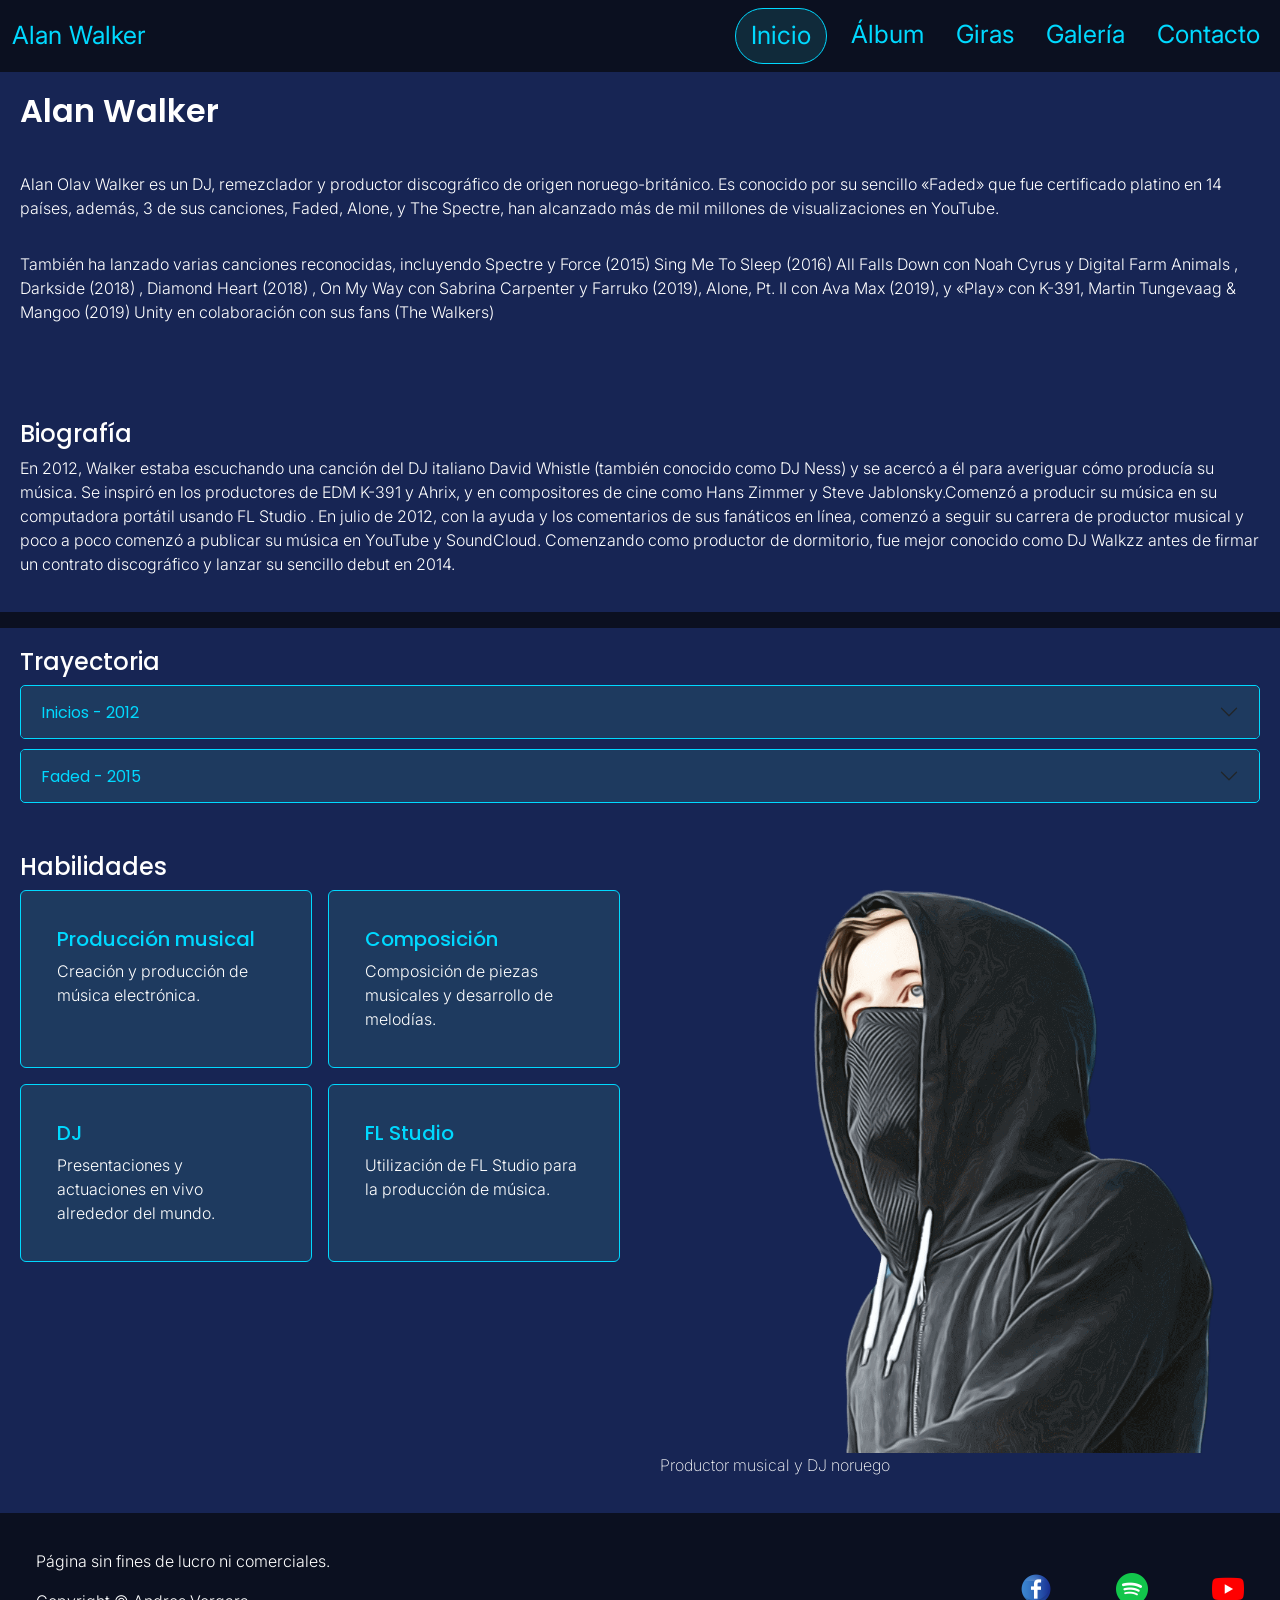
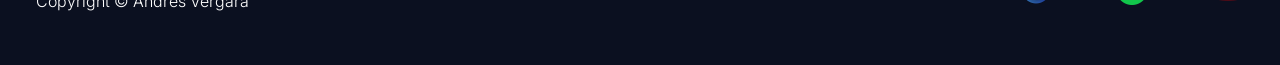
<file: index.html>
<!DOCTYPE html>
<html lang="es">

<head>
    <meta charset="UTF-8">
    <meta name="viewport" content="width=device-width, initial-scale=1.0">

    <link rel="shortcut icon" href="assets/icons/Logo.png" type="image/x-icon"> 
    <link href="https://cdn.jsdelivr.net/npm/bootstrap@5.3.8/dist/css/bootstrap.min.css" rel="stylesheet" integrity="sha384-sRIl4kxILFvY47J16cr9ZwB07vP4J8+LH7qKQnuqkuIAvNWLzeN8tE5YBujZqJLB" crossorigin="anonymous">
    <link rel="stylesheet" href="css/style.css">

    <title>Alan Walker - Inicio</title>
</head>

<body>

    <header>
        <nav class="navbar navbar-expand-md navGeneral">
            <div class="container-fluid">

                <a class="navbar-brand" href="index.html">Alan Walker</a>

                <button class="navbar-toggler" type="button"
                    data-bs-toggle="collapse"
                    data-bs-target="#navbarNav"
                    aria-controls="navbarNav"
                    aria-expanded="false"
                    aria-label="Abrir navegación">

                        <span class="menu-icon">
                            <span></span>
                            <span></span>
                            <span></span>
                        </span>
                </button>

                <div class="collapse navbar-collapse" id="navbarNav">
                    <ul class="navbar-nav">
                        <li class="nav-item">
                            <a class="nav-link active" href="index.html">Inicio</a>
                        </li>

                        <li class="nav-item">
                            <a class="nav-link" href="pages/album.html">Álbum</a>
                        </li>

                        <li class="nav-item">
                            <a class="nav-link" href="pages/giras.html">Giras</a>
                        </li>

                        <li class="nav-item">
                            <a class="nav-link" href="pages/galeria.html">Galería</a>
                        </li>

                        <li class="nav-item">
                            <a class="nav-link" href="pages/contacto.html">Contacto</a>
                        </li>
                    </ul>
                </div>

            </div>
        </nav>
    </header>

    <main class="mainIndex">

        <div class="biografiaIndex">
            <section class="indexBioInicio">
                <h1 class="indexTitulo">Alan Walker</h1>
                <p class="indexBioTexto1">
                    Alan Olav Walker es un DJ, remezclador y productor discográfico de origen noruego-británico. Es conocido por su sencillo «Faded» que fue certificado platino en 14 países, además, 3 de sus canciones, Faded, Alone, y The Spectre, han alcanzado más de mil millones de visualizaciones en YouTube.
                </p>
                <p class="indexBioTexto2">
                    También ha lanzado varias canciones reconocidas, incluyendo Spectre y Force (2015) Sing Me To Sleep (2016) All Falls Down con Noah Cyrus y Digital Farm Animals , Darkside (2018) , Diamond Heart (2018) , On My Way con Sabrina Carpenter y Farruko (2019), Alone, Pt. II con Ava Max (2019), y «Play» con K-391, Martin Tungevaag & Mangoo (2019) Unity en colaboración con sus fans (The Walkers)
                </p>
            </section>

            <section>
                <h2>Biografía</h2>

                <p>En 2012, Walker estaba escuchando una canción del DJ italiano David Whistle (también conocido como DJ Ness) y se acercó a él para averiguar cómo producía su música. Se inspiró en los productores de EDM K-391 y Ahrix, y en compositores de cine como Hans Zimmer y Steve Jablonsky.Comenzó a producir su música en su computadora portátil usando FL Studio . En julio de 2012, con la ayuda y los comentarios de sus fanáticos en línea, comenzó a seguir su carrera de productor musical y poco a poco comenzó a publicar su música en YouTube y SoundCloud. Comenzando como productor de dormitorio, fue mejor conocido como DJ Walkzz antes de firmar un contrato discográfico y lanzar su sencillo debut en 2014.</p>
            </section>
        </div>


        <div class="trayectoriaIndex">
            <section class="bloqueTrayectoriaIndex">
                <h2>Trayectoria</h2>

                <div class="accordion" id="accordionTrayectoria">

                    <div class="accordion-item">
                        <h3 class="accordion-header">
                            <button class="accordion-button collapsed" type="button"
                                data-bs-toggle="collapse"
                                data-bs-target="#trayectoria2012"
                                aria-expanded="false"
                                aria-controls="trayectoria2012">
                                Inicios - 2012
                            </button>
                        </h3>

                        <div id="trayectoria2012"
                            class="accordion-collapse collapse"
                            data-bs-parent="#accordionTrayectoria">

                            <div class="accordion-body">
                                En 2012, Walker estaba escuchando una canción del DJ
                                italiano David Whistle (también conocido como DJ Ness)
                                y se acercó a él para averiguar cómo producía su música.
                                Se inspiró en los productores de EDM K-391 y Ahrix, y en
                                compositores de cine como Hans Zimmer y Steve Jablonsky.
                                Comenzó a producir su música en su computadora portátil
                                usando FL Studio.
                            </div>

                        </div>
                    </div>


                    <div class="accordion-item">
                        <h3 class="accordion-header">
                            <button class="accordion-button collapsed" type="button"
                                data-bs-toggle="collapse"
                                data-bs-target="#trayectoria2015"
                                aria-expanded="false"
                                aria-controls="trayectoria2015">
                                Faded - 2015
                            </button>
                        </h3>

                        <div id="trayectoria2015"
                            class="accordion-collapse collapse"
                            data-bs-parent="#accordionTrayectoria">

                            <div class="accordion-body">
                                En 2015 alcanzó fama internacional con "Faded".
                                Desde entonces ha realizado giras por todo el mundo
                                y colaborado con diversos artistas.
                            </div>

                        </div>
                    </div>

                </div>
            </section>

            <section class="bloqueHabilidadesIndex">
                <h2>Habilidades</h2>

                <div class="row g-3">

                    <div class="col-12 col-md-6">
                        <article class="card indexCard h-100">
                            <div class="card-body">
                                <h3 class="card-title">Producción musical</h3>
                                <p class="card-text">
                                    Creación y producción de música electrónica.
                                </p>
                            </div>
                        </article>
                    </div>

                    <div class="col-12 col-md-6">
                        <article class="card indexCard h-100">
                            <div class="card-body">
                                <h3 class="card-title">Composición</h3>
                                <p class="card-text">
                                    Composición de piezas musicales y desarrollo
                                    de melodías.
                                </p>
                            </div>
                        </article>
                    </div>

                    <div class="col-12 col-md-6">
                        <article class="card indexCard h-100">
                            <div class="card-body">
                                <h3 class="card-title">DJ</h3>
                                <p class="card-text">
                                    Presentaciones y actuaciones en vivo alrededor
                                    del mundo.
                                </p>
                            </div>
                        </article>
                    </div>

                    <div class="col-12 col-md-6">
                        <article class="card indexCard h-100">
                            <div class="card-body">
                                <h3 class="card-title">FL Studio</h3>
                                <p class="card-text">
                                    Utilización de FL Studio para la producción
                                    de música.
                                </p>
                            </div>
                        </article>
                    </div>

                </div>
            </section>

            <section class="indexImgAlan">
                <figure>
                    <img src="assets/img/alan_walker.png"
                        alt="Fotografía de Alan Walker, productor musical y DJ noruego">

                    <figcaption>
                        Productor musical y DJ noruego
                    </figcaption>
                </figure>
            </section>
        </div>



    </main>

    <footer>
        <section>
            <p>Página sin fines de lucro ni comerciales.</p>
            <p>Copyright © Andres Vergara</p>
        </section>

        <section class="redes">
            <nav>
                <a target="_blank" href="https://www.facebook.com/alanwalkermusic/">
                    <img src="assets/icons/facebookLogo.png" alt="Logo de Facebook">
                </a>

                <a target="_blank" href="https://open.spotify.com/artist/7vk5e3vY1uw9plTHJAMwjN">
                    <img src="assets/icons/spotifyLogo.png" alt="Logo de Spotify">
                </a>

                <a target="_blank" href="https://www.youtube.com/channel/UCJrOtniJ0-NWz37R30urifQ">
                    <img src="assets/icons/youtubeLogo.png" alt="Logo de YouTube">
                </a>
            </nav>
        </section>


    </footer>
<script src="https://cdn.jsdelivr.net/npm/bootstrap@5.3.8/dist/js/bootstrap.bundle.min.js" integrity="sha384-FKyoEForCGlyvwx9Hj09JcYn3nv7wiPVlz7YYwJrWVcXK/BmnVDxM+D2scQbITxI" crossorigin="anonymous"></script>
</body>

</html>
</file>
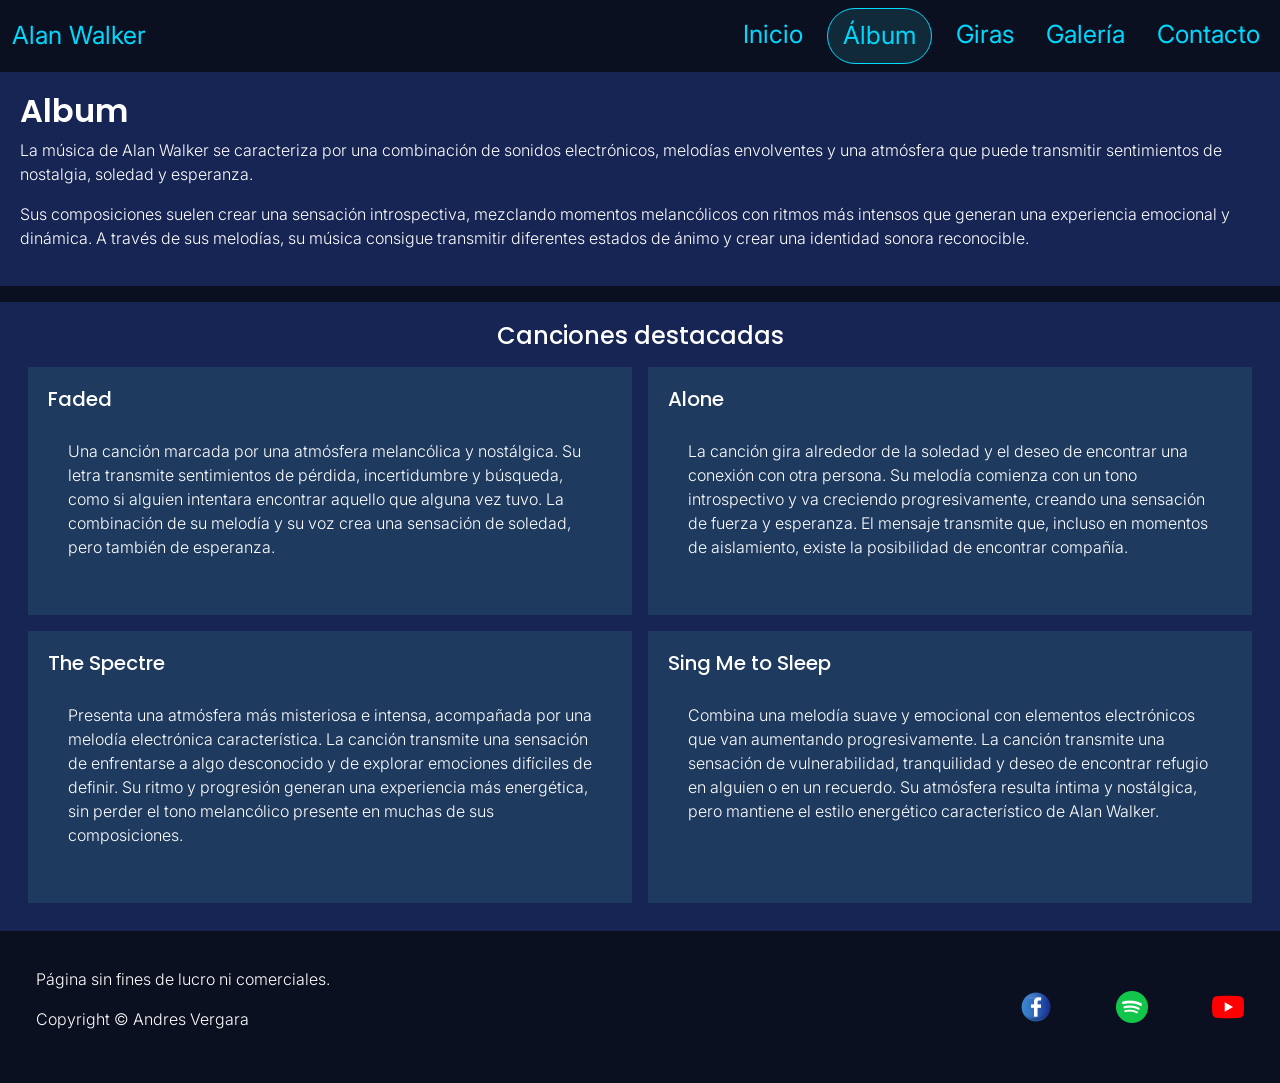
<file: pages/album.html>
<!DOCTYPE html>
<html lang="es">

<head>
    <meta charset="UTF-8">
    <meta name="viewport" content="width=device-width, initial-scale=1.0">

    <link rel="shortcut icon" href="../assets/icons/Logo.png" type="image/x-icon">
    <link href="https://cdn.jsdelivr.net/npm/bootstrap@5.3.8/dist/css/bootstrap.min.css" rel="stylesheet" integrity="sha384-sRIl4kxILFvY47J16cr9ZwB07vP4J8+LH7qKQnuqkuIAvNWLzeN8tE5YBujZqJLB" crossorigin="anonymous">
    <link rel="stylesheet" href="../css/style.css">

    <title>Alan Walker - Album</title>
</head>

<body>

    <header>
        <nav class="navbar navbar-expand-md navGeneral">
            <div class="container-fluid">

                <a class="navbar-brand" href="../index.html">Alan Walker</a>

                <button class="navbar-toggler" type="button"
                    data-bs-toggle="collapse"
                    data-bs-target="#navbarNav"
                    aria-controls="navbarNav"
                    aria-expanded="false"
                    aria-label="Abrir navegación">

                        <span class="menu-icon">
                            <span></span>
                            <span></span>
                            <span></span>
                        </span>
                </button>

                <div class="collapse navbar-collapse" id="navbarNav">
                    <ul class="navbar-nav">
                        <li class="nav-item">
                            <a class="nav-link" href="../index.html">Inicio</a>
                        </li>

                        <li class="nav-item">
                            <a class="nav-link active" href="album.html">Álbum</a>
                        </li>

                        <li class="nav-item">
                            <a class="nav-link" href="giras.html">Giras</a>
                        </li>

                        <li class="nav-item">
                            <a class="nav-link" href="galeria.html">Galería</a>
                        </li>

                        <li class="nav-item">
                            <a class="nav-link" href="contacto.html">Contacto</a>
                        </li>
                    </ul>
                </div>

            </div>
        </nav>
    </header>

    <main class="mainAlbum">

        <section>
        <h1>Album</h1>
            <p>La música de Alan Walker se caracteriza por una combinación de sonidos electrónicos, melodías envolventes y una atmósfera que puede transmitir sentimientos de nostalgia, soledad y esperanza.</p>
            <p>Sus composiciones suelen crear una sensación introspectiva, mezclando momentos melancólicos con ritmos más intensos que generan una experiencia emocional y dinámica. A través de sus melodías, su música consigue transmitir diferentes estados de ánimo y crear una identidad sonora reconocible.</p>
        </section>

        <section class="destacadaAlbum">
            <h2>Canciones destacadas</h2>
            <div>
                <article>
                    <h3>Faded</h3>
                    <p>Una canción marcada por una atmósfera melancólica y nostálgica. Su letra transmite sentimientos de pérdida, incertidumbre y búsqueda, como si alguien intentara encontrar aquello que alguna vez tuvo. La combinación de su melodía y su voz crea una sensación de soledad, pero también de esperanza.</p>
                </article>

                <article>
                    <h3>Alone</h3>
                    <p>La canción gira alrededor de la soledad y el deseo de encontrar una conexión con otra persona. Su melodía comienza con un tono introspectivo y va creciendo progresivamente, creando una sensación de fuerza y esperanza. El mensaje transmite que, incluso en momentos de aislamiento, existe la posibilidad de encontrar compañía.</p>
                </article>
            </div>

            <div>
                <article>
                    <h3>The Spectre</h3>
                    <p>Presenta una atmósfera más misteriosa e intensa, acompañada por una melodía electrónica característica. La canción transmite una sensación de enfrentarse a algo desconocido y de explorar emociones difíciles de definir. Su ritmo y progresión generan una experiencia más energética, sin perder el tono melancólico presente en muchas de sus composiciones.</p>
                </article>

                <article>
                    <h3>Sing Me to Sleep</h3>
                    <p>Combina una melodía suave y emocional con elementos electrónicos que van aumentando progresivamente. La canción transmite una sensación de vulnerabilidad, tranquilidad y deseo de encontrar refugio en alguien o en un recuerdo. Su atmósfera resulta íntima y nostálgica, pero mantiene el estilo energético característico de Alan Walker.</p>
                </article>
            </div>
        </section>
    </main>



    <footer>
        <section>
            <p>Página sin fines de lucro ni comerciales.</p>
            <p>Copyright © Andres Vergara</p>
        </section>

        <section class="redes">
            <nav>
                <a target="_blank" href="https://www.facebook.com/alanwalkermusic/">
                    <img src="../assets/icons/facebookLogo.png" alt="Logo de Facebook">
                </a>
                <a target="_blank" href="https://open.spotify.com/artist/7vk5e3vY1uw9plTHJAMwjN">
                    <img src="../assets/icons/spotifyLogo.png" alt="Logo de Spotify">
                </a>
                <a target="_blank" href="https://www.youtube.com/channel/UCJrOtniJ0-NWz37R30urifQ">
                    <img src="../assets/icons/youtubeLogo.png" alt="Logo de YouTube">
                </a>
            </nav>
        </section>
    </footer>

<script src="https://cdn.jsdelivr.net/npm/bootstrap@5.3.8/dist/js/bootstrap.bundle.min.js" integrity="sha384-FKyoEForCGlyvwx9Hj09JcYn3nv7wiPVlz7YYwJrWVcXK/BmnVDxM+D2scQbITxI" crossorigin="anonymous"></script>
</body>

</html>
</file>
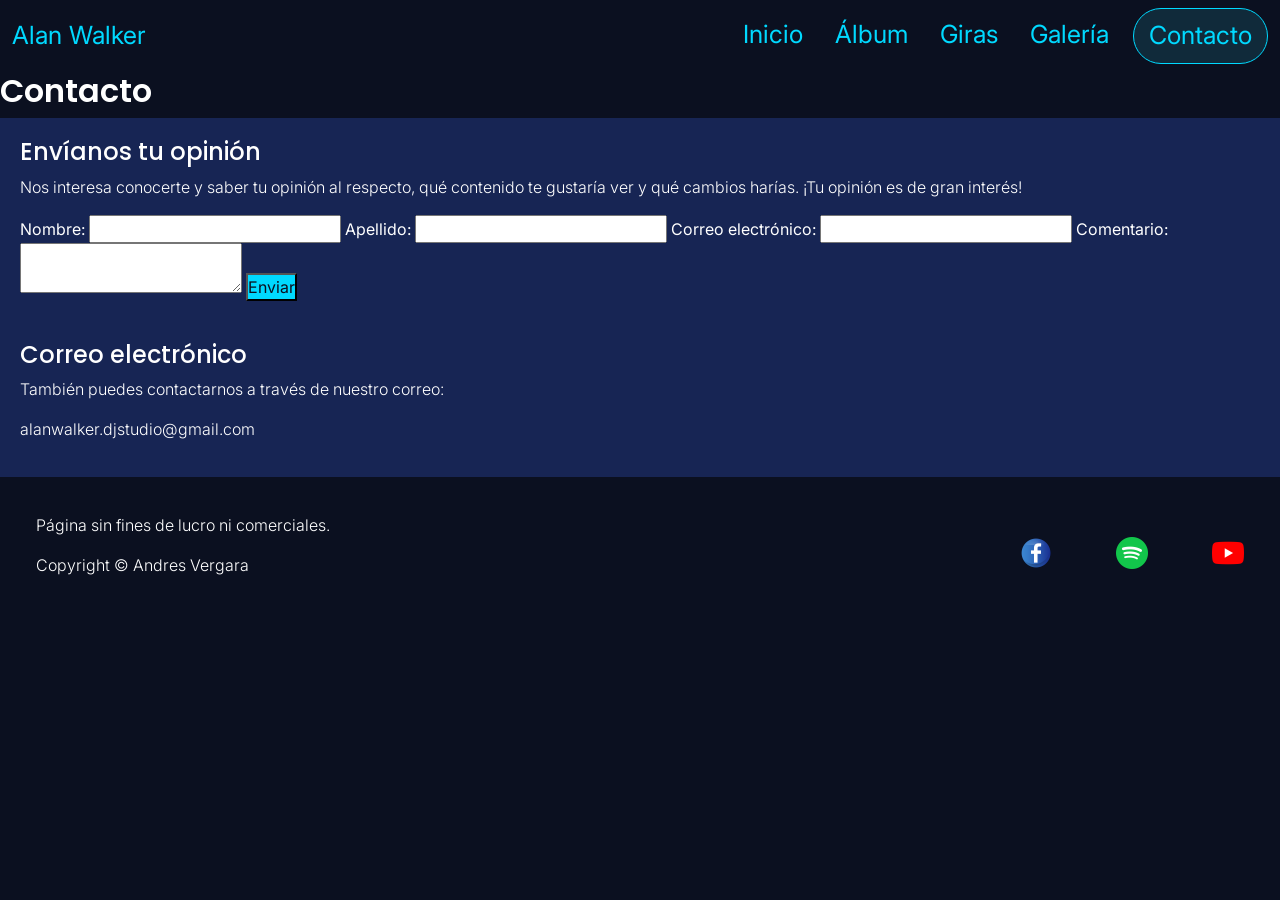
<file: pages/contacto.html>
<!DOCTYPE html>
<html lang="es">

<head>
    <meta charset="UTF-8">
    <meta name="viewport" content="width=device-width, initial-scale=1.0">

    <link rel="shortcut icon" href="../assets/icons/Logo.png" type="image/x-icon">
    <link href="https://cdn.jsdelivr.net/npm/bootstrap@5.3.8/dist/css/bootstrap.min.css" rel="stylesheet" integrity="sha384-sRIl4kxILFvY47J16cr9ZwB07vP4J8+LH7qKQnuqkuIAvNWLzeN8tE5YBujZqJLB" crossorigin="anonymous">
    <link rel="stylesheet" href="../css/style.css">

    <title>Alan Walker - Contacto</title>
</head>

<body>

    <header>
        <nav class="navbar navbar-expand-md navGeneral">
            <div class="container-fluid">

                <a class="navbar-brand" href="../index.html">Alan Walker</a>

                <button class="navbar-toggler" type="button"
                    data-bs-toggle="collapse"
                    data-bs-target="#navbarNav"
                    aria-controls="navbarNav"
                    aria-expanded="false"
                    aria-label="Abrir navegación">

                        <span class="menu-icon">
                            <span></span>
                            <span></span>
                            <span></span>
                        </span>
                </button>

                <div class="collapse navbar-collapse" id="navbarNav">
                    <ul class="navbar-nav">
                        <li class="nav-item">
                            <a class="nav-link" href="../index.html">Inicio</a>
                        </li>

                        <li class="nav-item">
                            <a class="nav-link " href="album.html">Álbum</a>
                        </li>

                        <li class="nav-item">
                            <a class="nav-link" href="giras.html">Giras</a>
                        </li>

                        <li class="nav-item">
                            <a class="nav-link" href="galeria.html">Galería</a>
                        </li>

                        <li class="nav-item">
                            <a class="nav-link active" href="contacto.html">Contacto</a>
                        </li>
                    </ul>
                </div>

            </div>
        </nav>
    </header>

    <main>
        <h1>Contacto</h1>

        <section>
            <h2>Envíanos tu opinión</h2>

            <p>
                Nos interesa conocerte y saber tu opinión al respecto,
                qué contenido te gustaría ver y qué cambios harías.
                ¡Tu opinión es de gran interés!
            </p>

            <form>
                <label for="nombre">Nombre:</label>
                <input type="text" id="nombre" required>

                <label for="apellido">Apellido:</label>
                <input type="text" id="apellido" required>

                <label for="correo">Correo electrónico:</label>
                <input type="email" id="correo" required>

                <label for="comentario">Comentario:</label>
                <textarea name="comentario" id="comentario" required></textarea>

                <button type="submit">Enviar</button>
            </form>

        </section>

        <section>
            <h2>Correo electrónico</h2>
            <p>
                También puedes contactarnos a través de nuestro correo:
            </p>
            <p>alanwalker.djstudio@gmail.com</p>
        </section>
    </main>

    <footer>
        <section>
            <p>Página sin fines de lucro ni comerciales.</p>
            <p>Copyright © Andres Vergara</p>
        </section>

        <section class="redes">
            <nav>
                <a target="_blank" href="https://www.facebook.com/alanwalkermusic/">
                    <img src="../assets/icons/facebookLogo.png" alt="Logo de Facebook">
                </a>
                <a target="_blank" href="https://open.spotify.com/artist/7vk5e3vY1uw9plTHJAMwjN">
                    <img src="../assets/icons/spotifyLogo.png" alt="Logo de Spotify">
                </a>
                <a target="_blank" href="https://www.youtube.com/channel/UCJrOtniJ0-NWz37R30urifQ">
                    <img src="../assets/icons/youtubeLogo.png" alt="Logo de YouTube">
                </a>
            </nav>
        </section>
    </footer>
<script src="https://cdn.jsdelivr.net/npm/bootstrap@5.3.8/dist/js/bootstrap.bundle.min.js" integrity="sha384-FKyoEForCGlyvwx9Hj09JcYn3nv7wiPVlz7YYwJrWVcXK/BmnVDxM+D2scQbITxI" crossorigin="anonymous"></script>
</body>

</html>
</file>
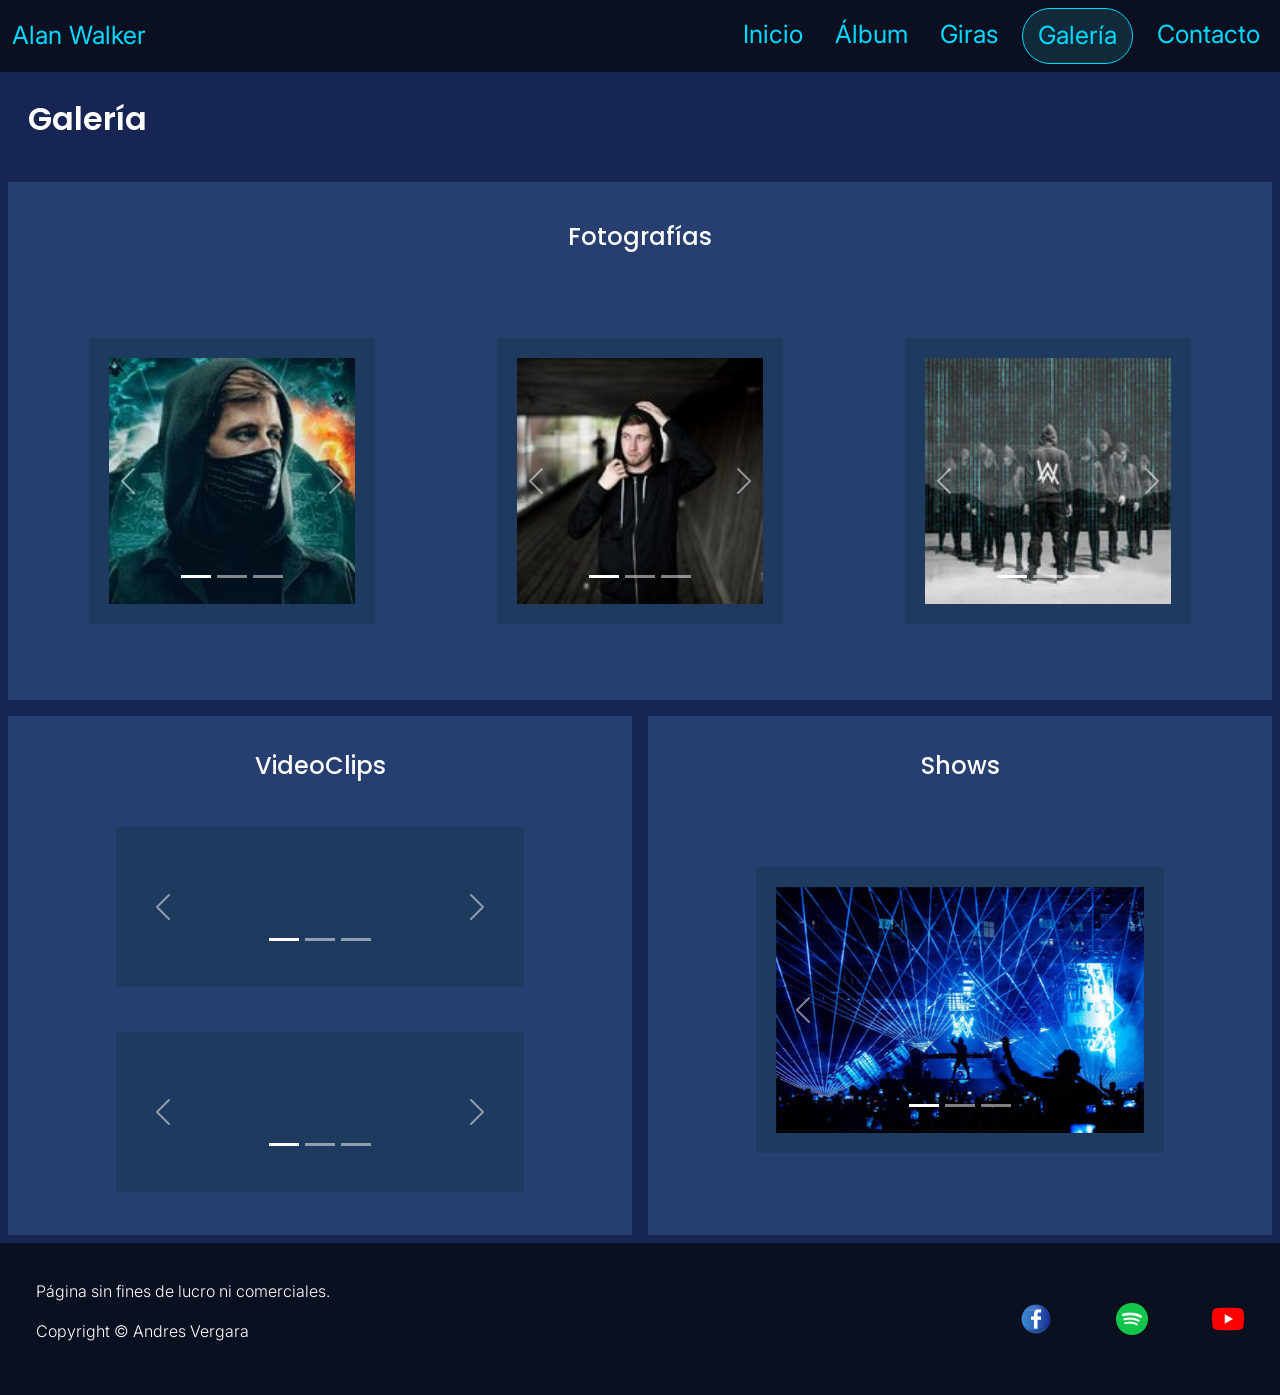
<file: pages/galeria.html>
<!DOCTYPE html>
<html lang="es">

<head>
    <meta charset="UTF-8">
    <meta name="viewport" content="width=device-width, initial-scale=1.0">

    <link rel="shortcut icon" href="../assets/icons/Logo.png" type="image/x-icon">
    <link href="https://cdn.jsdelivr.net/npm/bootstrap@5.3.8/dist/css/bootstrap.min.css" rel="stylesheet" integrity="sha384-sRIl4kxILFvY47J16cr9ZwB07vP4J8+LH7qKQnuqkuIAvNWLzeN8tE5YBujZqJLB" crossorigin="anonymous">
    <link rel="stylesheet" href="../css/style.css">

    <title>Alan Walker - Galeria</title>
</head>

<body>

    <header>
        <nav class="navbar navbar-expand-md navGeneral">
            <div class="container-fluid">

                <a class="navbar-brand" href="../index.html">Alan Walker</a>

                <button class="navbar-toggler" type="button"
                    data-bs-toggle="collapse"
                    data-bs-target="#navbarNav"
                    aria-controls="navbarNav"
                    aria-expanded="false"
                    aria-label="Abrir navegación">

                        <span class="menu-icon">
                            <span></span>
                            <span></span>
                            <span></span>
                        </span>
                </button>

                <div class="collapse navbar-collapse" id="navbarNav">
                    <ul class="navbar-nav">
                        <li class="nav-item">
                            <a class="nav-link" href="../index.html">Inicio</a>
                        </li>

                        <li class="nav-item">
                            <a class="nav-link" href="album.html">Álbum</a>
                        </li>

                        <li class="nav-item">
                            <a class="nav-link" href="giras.html">Giras</a>
                        </li>

                        <li class="nav-item">
                            <a class="nav-link active" href="galeria.html">Galería</a>
                        </li>

                        <li class="nav-item">
                            <a class="nav-link" href="contacto.html">Contacto</a>
                        </li>
                    </ul>
                </div>

            </div>
        </nav>
    </header>


    <main class="mainGaleria">
        <section class="tituloGaleria">
            <h1 >Galería</h1>
        </section>
        
        <section class="bloqueFotografia">
            <h2>Fotografías</h2>
            <section class="galeriaCarrusel carruselFoto1">
                <div id="carouselExampleCaptions" class="carousel slide">
                    <div class="carousel-indicators">
                        <button type="button"
                            data-bs-target="#carouselExampleCaptions"
                            data-bs-slide-to="0"
                            class="active"
                            aria-current="true"
                            aria-label="Slide 1">
                        </button>

                        <button type="button"
                            data-bs-target="#carouselExampleCaptions"
                            data-bs-slide-to="1"
                            aria-label="Slide 2">
                        </button>

                        <button type="button"
                            data-bs-target="#carouselExampleCaptions"
                            data-bs-slide-to="2"
                            aria-label="Slide 3">
                        </button>
                    </div>

                    <div class="carousel-inner">

                        <div class="carousel-item active">
                            <img src="../assets/img/aw-1.jpeg" class="d-block w-100" alt="...">


                        </div>

                        <div class="carousel-item">
                            <img src="../assets/img/aw-2.jpeg" class="d-block w-100" alt="...">


                        </div>

                        <div class="carousel-item">
                            <img src="../assets/img/aw-3.jpeg" class="d-block w-100" alt="...">


                        </div>

                    </div>

                    <button class="carousel-control-prev"
                        type="button"
                        data-bs-target="#carouselExampleCaptions"
                        data-bs-slide="prev">

                        <span class="carousel-control-prev-icon" aria-hidden="true"></span>
                        <span class="visually-hidden">Previous</span>
                    </button>

                    <button class="carousel-control-next"
                        type="button"
                        data-bs-target="#carouselExampleCaptions"
                        data-bs-slide="next">

                        <span class="carousel-control-next-icon" aria-hidden="true"></span>
                        <span class="visually-hidden">Next</span>
                    </button>

                </div>
            </section>

            <section class="galeriaCarrusel carruselFoto2">
                <div id="carouselExampleCaptions2" class="carousel slide">

                    <div class="carousel-indicators">
                        <button type="button"
                            data-bs-target="#carouselExampleCaptions2"
                            data-bs-slide-to="0"
                            class="active"
                            aria-current="true"
                            aria-label="Slide 1">
                        </button>

                        <button type="button"
                            data-bs-target="#carouselExampleCaptions2"
                            data-bs-slide-to="1"
                            aria-label="Slide 2">
                        </button>

                        <button type="button"
                            data-bs-target="#carouselExampleCaptions2"
                            data-bs-slide-to="2"
                            aria-label="Slide 3">
                        </button>
                    </div>

                    <div class="carousel-inner">

                        <div class="carousel-item active">
                            <img src="../assets/img/aw-4.jpeg" class="d-block w-100" alt="...">


                        </div>

                        <div class="carousel-item">
                            <img src="../assets/img/aw-5.jpeg" class="d-block w-100" alt="...">


                        </div>

                        <div class="carousel-item">
                            <img src="../assets/img/aw-8.jpeg" class="d-block w-100" alt="...">


                        </div>

                    </div>

                    <button class="carousel-control-prev"
                        type="button"
                        data-bs-target="#carouselExampleCaptions2"
                        data-bs-slide="prev">

                        <span class="carousel-control-prev-icon" aria-hidden="true"></span>
                        <span class="visually-hidden">Previous</span>
                    </button>

                    <button class="carousel-control-next"
                        type="button"
                        data-bs-target="#carouselExampleCaptions2"
                        data-bs-slide="next">

                        <span class="carousel-control-next-icon" aria-hidden="true"></span>
                        <span class="visually-hidden">Next</span>
                    </button>

                </div>
            </section>

            <section class="galeriaCarrusel carruselFoto3">
                <div id="carouselExampleCaptions3" class="carousel slide">
                    <div class="carousel-indicators">
                        <button type="button"
                            data-bs-target="#carouselExampleCaptions3"
                            data-bs-slide-to="0"
                            class="active"
                            aria-current="true"
                            aria-label="Slide 1">
                        </button>

                        <button type="button"
                            data-bs-target="#carouselExampleCaptions3"
                            data-bs-slide-to="1"
                            aria-label="Slide 2">
                        </button>

                        <button type="button"
                            data-bs-target="#carouselExampleCaptions3"
                            data-bs-slide-to="2"
                            aria-label="Slide 3">
                        </button>
                    </div>

                    <div class="carousel-inner">

                        <div class="carousel-item active">
                            <img src="../assets/img/cancionAlone.jpg" class="d-block w-100" alt="...">


                        </div>

                        <div class="carousel-item">
                            <img src="../assets/img/cancionDarkSide.jpg" class="d-block w-100" alt="...">


                        </div>

                        <div class="carousel-item">
                            <img src="../assets/img/cancionFaded.jpg" class="d-block w-100" alt="...">


                        </div>

                    </div>

                    <button class="carousel-control-prev"
                        type="button"
                        data-bs-target="#carouselExampleCaptions3"
                        data-bs-slide="prev">

                        <span class="carousel-control-prev-icon" aria-hidden="true"></span>
                        <span class="visually-hidden">Previous</span>
                    </button>

                    <button class="carousel-control-next"
                        type="button"
                        data-bs-target="#carouselExampleCaptions3"
                        data-bs-slide="next">

                        <span class="carousel-control-next-icon" aria-hidden="true"></span>
                        <span class="visually-hidden">Next</span>
                    </button>

                </div>
            </section>

        </section>
        
        <section class="bloqueVideo">
            <h2>VideoClips</h2>
            <section class="galeriaCarrusel carruselVideo1">
                <div id="carouselVideos" class="carousel slide">

                    <div class="carousel-indicators">
                        <button type="button" data-bs-target="#carouselVideos"
                            data-bs-slide-to="0" class="active"></button>

                        <button type="button" data-bs-target="#carouselVideos"
                            data-bs-slide-to="1"></button>

                        <button type="button" data-bs-target="#carouselVideos"
                            data-bs-slide-to="2"></button>
                    </div>

                    <div class="carousel-inner">

                        <div class="carousel-item active">
                            <iframe class="galeriaIframe" src="https://www.youtube.com/embed/60ItHLz5WEA" title="Alan Walker - Faded" allowfullscreen>
                            </iframe>
                        </div>

                        <div class="carousel-item">
                            <iframe class="galeriaIframe"
                                src="https://www.youtube.com/embed/1-xGerv5FOk"
                                title="Alan Walker - Alone"
                                allowfullscreen>
                            </iframe>
                        </div>

                        <div class="carousel-item">
                            <iframe class="galeriaIframe"
                                src="https://www.youtube.com/embed/M-P4QBt-FWw"
                                title="Alan Walker - The Spectre"
                                allowfullscreen>
                            </iframe>
                        </div>

                    </div>

                    <button class="carousel-control-prev"
                        type="button"
                        data-bs-target="#carouselVideos"
                        data-bs-slide="prev">

                        <span class="carousel-control-prev-icon"></span>
                    </button>

                    <button class="carousel-control-next"
                        type="button"
                        data-bs-target="#carouselVideos"
                        data-bs-slide="next">

                        <span class="carousel-control-next-icon"></span>
                    </button>

                </div>
            </section>

            <section class="galeriaCarrusel carruselVideo2">
                <div id="carouselVideos2" class="carousel slide">

                    <div class="carousel-indicators">
                        <button type="button"
                            data-bs-target="#carouselVideos2"
                            data-bs-slide-to="0"
                            class="active">
                        </button>

                        <button type="button"
                            data-bs-target="#carouselVideos2"
                            data-bs-slide-to="1">
                        </button>

                        <button type="button"
                            data-bs-target="#carouselVideos2"
                            data-bs-slide-to="2">
                        </button>
                    </div>

                    <div class="carousel-inner">

                        <div class="carousel-item active">
                            <iframe
                                class="galeriaIframe"
                                src="https://www.youtube.com/embed/dhYOPzcsbGM"
                                title="Alan Walker - On My Way"
                                allowfullscreen>
                            </iframe>
                        </div>

                        <div class="carousel-item">
                            <iframe
                                class="galeriaIframe"
                                src="https://www.youtube.com/embed/2i2khp_npdE"
                                title="Alan Walker - Sing Me To Sleep"
                                allowfullscreen>
                            </iframe>
                        </div>

                        <div class="carousel-item">
                            <iframe
                                class="galeriaIframe"
                                src="https://www.youtube.com/embed/M-P4QBt-FWw"
                                title="Alan Walker - Darkside"
                                allowfullscreen>
                            </iframe>
                        </div>

                    </div>

                    <button class="carousel-control-prev"
                        type="button"
                        data-bs-target="#carouselVideos2"
                        data-bs-slide="prev">

                        <span class="carousel-control-prev-icon"></span>
                    </button>

                    <button class="carousel-control-next"
                        type="button"
                        data-bs-target="#carouselVideos2"
                        data-bs-slide="next">

                        <span class="carousel-control-next-icon"></span>
                    </button>

                </div>
            </section>
        </section>

        <section class="bloqueConciertos">
            <h2>Shows</h2>
            <section class="galeriaCarrusel carruselFoto4">
                <div id="carouselExampleCaptions4" class="carousel slide">

                    <div class="carousel-indicators">

                        <button type="button"
                            data-bs-target="#carouselExampleCaptions4"
                            data-bs-slide-to="0"
                            class="active"
                            aria-current="true"
                            aria-label="Slide 1">
                        </button>

                        <button type="button"
                            data-bs-target="#carouselExampleCaptions4"
                            data-bs-slide-to="1"
                            aria-label="Slide 2">
                        </button>

                        <button type="button"
                            data-bs-target="#carouselExampleCaptions4"
                            data-bs-slide-to="2"
                            aria-label="Slide 3">
                        </button>

                    </div>

                    <div class="carousel-inner">

                        <div class="carousel-item active">
                            <img src="../assets/img/conciertoFestivalSunbum.jfif" class="d-block w-100" alt="Concierto En El Festival Sunbum">
                        </div>

                        <div class="carousel-item">
                            <img src="../assets/img/conciertoCostaRica.jpg" class="d-block w-100" alt="Concierto En Costa Rica">
                        </div>

                        <div class="carousel-item">
                            <img src="../assets/img/conciertoEnBarcelona.jpg" class="d-block w-100" alt="Concierto En Barcelona">
                        </div>

                    </div>

                    <button class="carousel-control-prev"
                        type="button"
                        data-bs-target="#carouselExampleCaptions4"
                        data-bs-slide="prev">

                        <span class="carousel-control-prev-icon" aria-hidden="true"></span>
                        <span class="visually-hidden">Previous</span>

                    </button>

                    <button class="carousel-control-next"
                        type="button"
                        data-bs-target="#carouselExampleCaptions4"
                        data-bs-slide="next">

                        <span class="carousel-control-next-icon" aria-hidden="true"></span>
                        <span class="visually-hidden">Next</span>

                    </button>

                </div>
            </section>
        </section>





    </main>



    <footer>
        <section>
            <p>Página sin fines de lucro ni comerciales.</p>
            <p>Copyright © Andres Vergara</p>
        </section>

        <section class="redes">
            <nav>
                <a target="_blank" href="https://www.facebook.com/alanwalkermusic/">
                    <img src="../assets/icons/facebookLogo.png" alt="Logo de Facebook">
                </a>
                <a target="_blank" href="https://open.spotify.com/artist/7vk5e3vY1uw9plTHJAMwjN">
                    <img src="../assets/icons/spotifyLogo.png" alt="Logo de Spotify">
                </a>
                <a target="_blank" href="https://www.youtube.com/channel/UCJrOtniJ0-NWz37R30urifQ">
                    <img src="../assets/icons/youtubeLogo.png" alt="Logo de YouTube">
                </a>
            </nav>
        </section>
    </footer>

<script src="https://cdn.jsdelivr.net/npm/bootstrap@5.3.8/dist/js/bootstrap.bundle.min.js" integrity="sha384-FKyoEForCGlyvwx9Hj09JcYn3nv7wiPVlz7YYwJrWVcXK/BmnVDxM+D2scQbITxI" crossorigin="anonymous"></script>
</body>

</html>
</file>
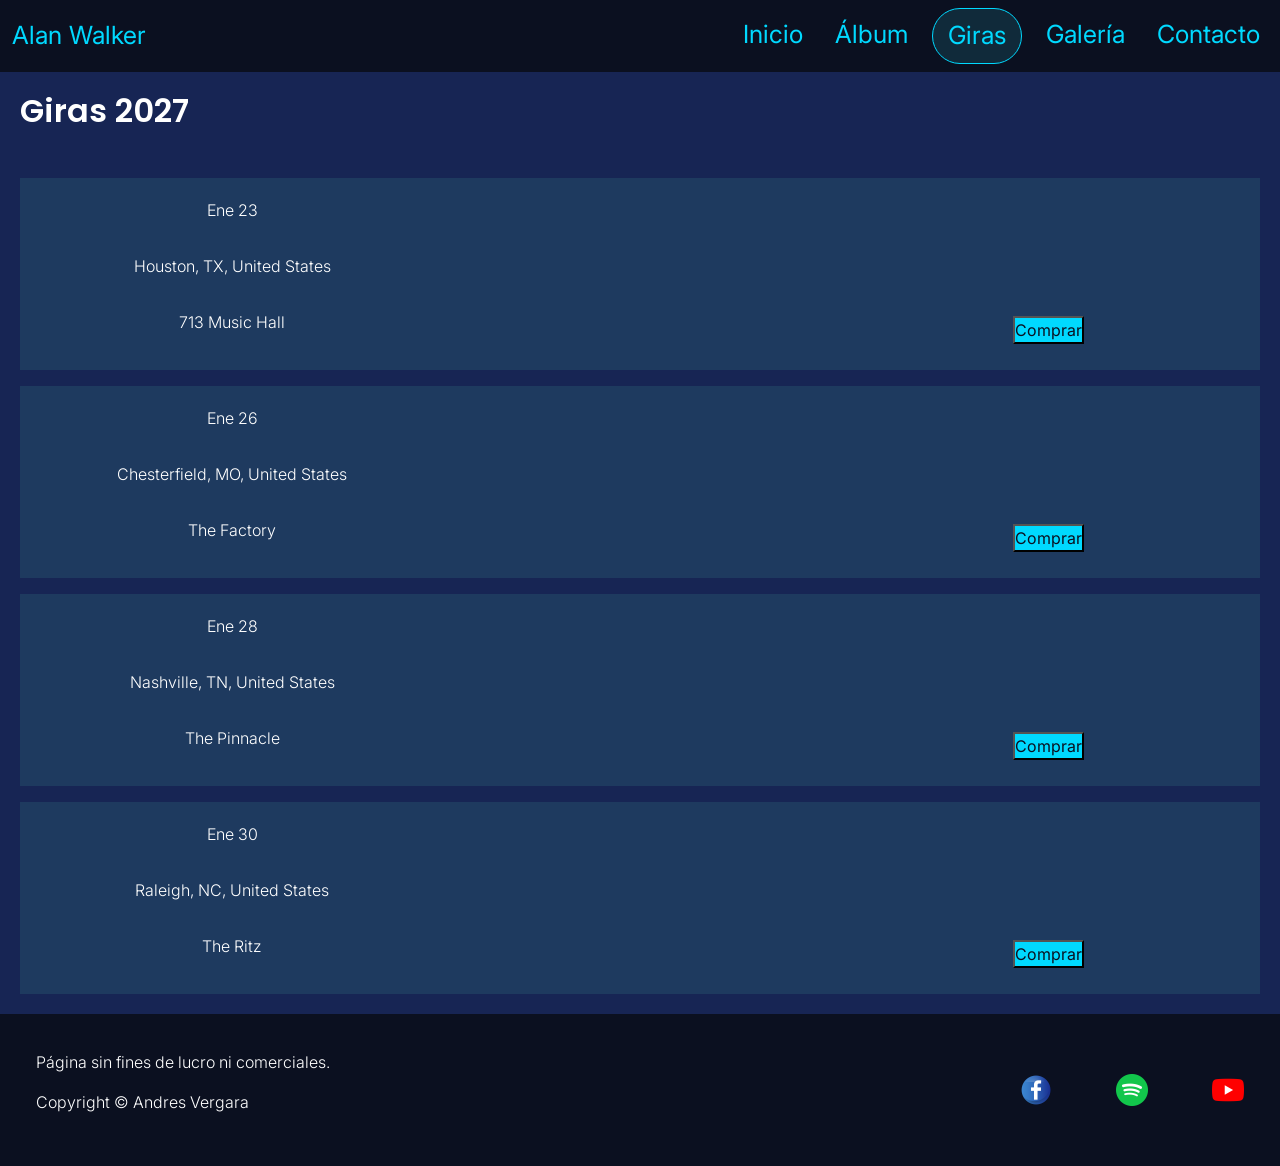
<file: pages/giras.html>
<!DOCTYPE html>
<html lang="es">

<head>
    <meta charset="UTF-8">
    <meta name="viewport" content="width=device-width, initial-scale=1.0">

    <link rel="shortcut icon" href="../assets/icons/Logo.png" type="image/x-icon">
    <link href="https://cdn.jsdelivr.net/npm/bootstrap@5.3.8/dist/css/bootstrap.min.css" rel="stylesheet" integrity="sha384-sRIl4kxILFvY47J16cr9ZwB07vP4J8+LH7qKQnuqkuIAvNWLzeN8tE5YBujZqJLB" crossorigin="anonymous">
    <link rel="stylesheet" href="../css/style.css">

    <title>Alan Walker - Giras</title>
</head>

<body>

    <header>
        <nav class="navbar navbar-expand-md navGeneral">
            <div class="container-fluid">

                <a class="navbar-brand" href="../index.html">Alan Walker</a>

                <button class="navbar-toggler" type="button"
                    data-bs-toggle="collapse"
                    data-bs-target="#navbarNav"
                    aria-controls="navbarNav"
                    aria-expanded="false"
                    aria-label="Abrir navegación">

                        <span class="menu-icon">
                            <span></span>
                            <span></span>
                            <span></span>
                        </span>
                </button>

                <div class="collapse navbar-collapse" id="navbarNav">
                    <ul class="navbar-nav">
                        <li class="nav-item">
                            <a class="nav-link" href="../index.html">Inicio</a>
                        </li>

                        <li class="nav-item">
                            <a class="nav-link" href="album.html">Álbum</a>
                        </li>

                        <li class="nav-item">
                            <a class="nav-link active" href="giras.html">Giras</a>
                        </li>

                        <li class="nav-item">
                            <a class="nav-link " href="galeria.html">Galería</a>
                        </li>

                        <li class="nav-item">
                            <a class="nav-link" href="contacto.html">Contacto</a>
                        </li>
                    </ul>
                </div>

            </div>
        </nav>
    </header>

    <main>
        <section>
            <h1>Giras 2027</h1>
        </section>

        <section class="listaGiras">
            <article>
                <p class="girasFecha">Ene 23</p>
                <p class="girasPais">Houston, TX, United States</p>
                <p class="girasZona">713 Music Hall</p>

                <iframe class="girasMap" src="https://www.google.com/maps/embed?pb=!1m18!1m12!1m3!1d3463.402978379231!2d-95.3641092!3d29.7659871!2m3!1f0!2f0!3f0!3m2!1i1024!2i768!4f13.1!3m3!1m2!1s0x8640bf0c6f41d1d3%3A0xffebf668370db4cb!2s713%20Music%20Hall!5e0!3m2!1ses!2sar!4v1790255447309!5m2!1ses!2sar" style="border:0;" allowfullscreen="" loading="lazy" referrerpolicy="strict-origin-when-cross-origin"></iframe>
                <a class="girasCompra" href="giras.html"><button>Comprar</button></a>
            </article>

            <article>
                <p class="girasFecha">Ene 26</p>
                <p class="girasPais">Chesterfield, MO, United States</p>
                <p class="girasZona">The Factory</p>

                <iframe class="girasMap" src="https://www.google.com/maps/embed?pb=!1m18!1m12!1m3!1d3115.0103236262207!2d-90.5934066!3d38.6716308!2m3!1f0!2f0!3f0!3m2!1i1024!2i768!4f13.1!3m3!1m2!1s0x87df2b2a9df75375%3A0xa9ec81be1a7f24f7!2sThe%20Factory!5e0!3m2!1ses!2sar!4v1790255468608!5m2!1ses!2sar" width="600" height="450" style="border:0;" allowfullscreen="" loading="lazy" referrerpolicy="strict-origin-when-cross-origin"></iframe>
                <a class="girasCompra" href="giras.html"><button>Comprar</button></a>
            </article>
            
            <article>
                <p class="girasFecha">Ene 28</p>
                <p class="girasPais">Nashville, TN, United States</p>
                <p class="girasZona">The Pinnacle</p>

                <iframe class="girasMap" src="https://www.google.com/maps/embed?pb=!1m18!1m12!1m3!1d3221.255822635259!2d-86.78461469999999!3d36.16032889999999!2m3!1f0!2f0!3f0!3m2!1i1024!2i768!4f13.1!3m3!1m2!1s0x88646700530556d5%3A0x2951e6da65a2c9cb!2sThe%20Pinnacle!5e0!3m2!1ses!2sar!4v1790255488439!5m2!1ses!2sar" width="600" height="450" style="border:0;" allowfullscreen="" loading="lazy" referrerpolicy="strict-origin-when-cross-origin"></iframe>
                <a class="girasCompra" href="giras.html"><button>Comprar</button></a>
                
            </article>

            <article>
                <p class="girasFecha">Ene 30 </p>
                <p class="girasPais">Raleigh, NC, United States</p>
                <p class="girasZona">The Ritz</p>

                <iframe class="girasMap" src="https://www.google.com/maps/embed?pb=!1m18!1m12!1m3!1d3235.3340193043105!2d-78.6205392!3d35.816279699999996!2m3!1f0!2f0!3f0!3m2!1i1024!2i768!4f13.1!3m3!1m2!1s0x89ac58d1b175860d%3A0xbea15bed2bed412b!2sThe%20Ritz!5e0!3m2!1ses!2sar!4v1790792308078!5m2!1ses!2sar" width="600" height="450" style="border:0;" allowfullscreen="" loading="lazy" referrerpolicy="strict-origin-when-cross-origin"></iframe>
                <a class="girasCompra" href="giras.html"><button>Comprar</button></a>
            </article>

        </section>



    </main>


    <footer>
        <section>
            <p>Página sin fines de lucro ni comerciales.</p>
            <p>Copyright © Andres Vergara</p>
        </section>

        <section class="redes">
            <nav>
                <a target="_blank" href="https://www.facebook.com/alanwalkermusic/">
                    <img src="../assets/icons/facebookLogo.png" alt="Logo de Facebook">
                </a>
                <a target="_blank" href="https://open.spotify.com/artist/7vk5e3vY1uw9plTHJAMwjN">
                    <img src="../assets/icons/spotifyLogo.png" alt="Logo de Spotify">
                </a>
                <a target="_blank" href="https://www.youtube.com/channel/UCJrOtniJ0-NWz37R30urifQ">
                    <img src="../assets/icons/youtubeLogo.png" alt="Logo de YouTube">
                </a>
            </nav>
        </section>
    </footer>

<script src="https://cdn.jsdelivr.net/npm/bootstrap@5.3.8/dist/js/bootstrap.bundle.min.js" integrity="sha384-FKyoEForCGlyvwx9Hj09JcYn3nv7wiPVlz7YYwJrWVcXK/BmnVDxM+D2scQbITxI" crossorigin="anonymous"></script>
</body>

</html>
</file>
<file: css/style.css>
/* Google Fonts*/
    /* Poppins | Uso En Titulos */
    /* font-family: "Poppins", sans-serif; */
    /* font-weight: 400; */
    /* font-style: normal; */
@import url('https://fonts.googleapis.com/css2?family=Poppins:ital,wght@0,100;0,200;0,300;0,400;0,500;0,600;0,700;0,800;0,900;1,100;1,200;1,300;1,400;1,500;1,600;1,700;1,800;1,900&display=swap');

    /* Inter @ Uso Para Textox */
    /* font-family: "Inter", sans-serif; */
    /* font-weight: 400; */
    /* font-style: normal */
@import url('https://fonts.googleapis.com/css2?family=Inter:ital,opsz,wght@0,14..32,100..900;1,14..32,100..900&display=swap');

/* Generales */
*{
    padding: 0;
    margin: 0;
    box-sizing: border-box;
}

img{
    max-width: 100%;
}

body {
    overflow-x: hidden;
    width: 100%;
    font-family: "Inter", sans-serif;
    font-weight: 400;
    background-color: #0B1020;
    color: #FFFFFF;
}

/* Contenidos */
section {
    background-color: #172554;
    padding: 20px;
}

article {
    background-color: #1E3A5F;
    padding: 20px;
}

/* TiTULOS */
h1 {
    font-family: "Poppins", sans-serif;
    font-weight: 600;
    font-size: 2rem;
}

h2 {
    font-family: "Poppins", sans-serif;
    font-weight: 500;
    font-size: 1.5rem;
}

h3 {
    font-family: "Poppins", sans-serif;
    font-weight: 500;
    font-size: 1.25rem;
}

p {
    font-family: "Inter", sans-serif;
    font-weight: 300;
    font-size: 1rem;
}

figcaption {
    font-family: "Inter", sans-serif;
    font-weight: 200;
}

/* ENLACES */
a {
    text-decoration: none;
    color: #00D9FF;
}

/* Elementos */
iframe {
    width: 400px;
    height: 200px;
}

button {
    background-color: #00D9FF;
    color: #0B1020;
}

/* ==================================================== */
/* Estilo Navbar */

.navbar-collapse{
    justify-content: flex-end;
}

.navbar-brand{
    font-size: 25px;
    color: #00D9FF; 
}

.navbar-brand:hover{
    color: #66E8FF;
}

.nav-link{
    color: #00D9FF;
    font-size: 25px;
    padding: 8px;
}

.navbar .nav-link:hover {
    color: #66E8FF ;
    text-decoration: underline;
}

.navbar .nav-link.active {
    color: #00D9FF;
    background-color: #102A3A;
    border: 1px solid #00D9FF;
    border-radius: 50px;
    padding: 8px 15px;
}

.navbar-toggler{
    border-color: #00D9FF;
}

.menu-icon {
    display: flex;
    flex-direction: column;
    gap: 5px;
}

.menu-icon span {
    width: 20px;
    height: 2px;
    background-color: #00D9FF;
    display: block;
}

header nav div a{
    color: #00D9FF;}

header nav a{
    font-size: 25px;
}

header nav ul{
    list-style: none;
    display: flex;
    flex-direction: row;
    gap: 1rem;
}
/* ==================================================== */

/* Estilos Footer */
footer{
    padding: 1rem;
    display: flex;
    flex-direction: row;
    background-color: #0B1020;
    justify-content: space-between;
    align-items: center;
}

footer section{
    background-color: #0B1020;
    align-items: center;
}

footer .redes{
    display: flex;
    flex-direction: row;
}

footer section nav{
    display: flex;
    justify-content: space-evenly;
    gap: 4rem;
    align-items: center;
}

.redes nav a{
    width: 2rem;
}

/* ESTILOS INDEX */

/* Accordion */

#accordionTrayectoria .accordion-item {
    background-color: #1E3A5F;
    border: 1px solid #00D9FF;
    border-radius: 5px;
    overflow: hidden;
    margin-bottom: 10px;
}

#accordionTrayectoria .accordion-button {
    background-color: #1E3A5F;
    color: #00D9FF;
    border: none;
    box-shadow: none;
    transition: all 2s ease;
}


#accordionTrayectoria .accordion-button:not(.collapsed) {
    background-color: #1E3A5F;
    color: #00D9FF;
    box-shadow: none;
}

#accordionTrayectoria .accordion-body {
    background-color: #1E3A5F;
    color: white;
    border-top: 1px solid #00D9FF;
}

#accordionTrayectoria .accordion-button:focus {
    background-color: #263F70;
    color: #66E8FF;
    border: 1px solid #00D9FF;
    box-shadow: 0 0 0 3px rgba(0, 217, 255, 0.25);
}


.indexCard {
    background-color: #1E3A5F;
    color: white;
    border: 1px solid #00D9FF;
}

.indexCard .card-title {
    color: #00D9FF;
}

.indexCard .card-text {
    color: white;
}

.indexImgAlan {
    display: none;
}

.indexLista {
    list-style: none;
}

.indexBioInicio {
    display: grid;
    grid-template-columns: 1fr;
    grid-template-areas:
        "indexT"
        "indexB1"
        "indexB2";
    gap: 1rem;
}

/* ESTILOS GIRAS */
.listaGiras {
    display: grid;
    grid-template-columns: 1fr;
    gap: 1rem;
}

.listaGiras article {
    display: grid;
    grid-template-columns: 1fr;
    gap: 1rem;
    justify-items: center;
}

iframe{
    display: none;
}

.indexBioInicio {
    display: grid;
    grid-template-columns: 1fr;
    grid-template-areas:
        "indexT"
        "indexB1"
        "indexB2";
    gap: 1rem;
}

/* ==================================================== */
/* Estilos Para Galeria */
    .mainGaleria{
        background-color: #172554;
        display: grid;
        grid-template-columns: 1fr;
        gap: 1rem;
        padding: 8px;
    }

    .mainGaleria .galeriaCarrusel{

        background-color: #1E3A5F;
    }

    .bloqueFotografia{
        background-color: #263F70;
        display: flex;
        flex-direction: column;
        align-items: center;
    }

    .bloqueGaleria, .bloqueVideo, .bloqueConciertos{
        background-color: #263F70;
        display: flex;
        flex-direction: column;
        align-items: center;
    }

    .galeriaCarrusel {
        width: 70%;
        max-width: 500px;
        margin: 0 auto;
    }

    .galeriaIframe{
        display:block;
    }

    .carousel-caption {
        display: none;
    }
    .carruselFoto3,.carruselFoto4,.bloqueConciertos{
        display: none;
    }
/* ==================================================== */


@media (min-width: 768px){
/* ==================================================== */
/* Estilos Para Galeria */
    .bloqueFotografia{
        width: 100%;
        display: grid;
        grid-template-columns: repeat(2,1fr);
        grid-template-rows: 1fr 5fr;
        grid-template-areas: 
            "tituloF tituloF"
            "carr1F carr2F";
    }

    .bloqueVideo{
        display: grid;
        grid-template-columns: repeat(2, minmax(0, 1fr));
        grid-template-rows: 1fr 5fr;
        grid-template-areas: 
            "tituloV tituloV"
            "carr1V carr2V";
    }

    /* ============================== */
    /* ETIQUETA PARTE FOTOS  */
    .bloqueFotografia h2{
        justify-self: center;
        grid-area: tituloF;
    }

    .carruselFoto1{
        grid-area: carr1F;
    }

    .carruselFoto2{
        grid-area: carr2F;
    }

    /* ============================== */
    /* ETIQUETA PARTE VIDEOS */
    .bloqueVideo h2{
        justify-self: center;
        grid-area: tituloV;
    }

    .carruselVideo1{
        grid-area: carr1V;
    }

    .carruselVideo2{
        grid-area: carr2V;
    }

    .carousel-caption {
        display: none;
    }



/* ==================================================== */


/* Estilos Giras */
    /* Etiquetado Zonas */
    .girasFecha{
        grid-area: girasF;
    }
    .girasPais{
        grid-area: girasP;
        grid-column: 2;
        grid-row: 1 / 3;
        align-self: center;
    }
    .girasZona{
        grid-area: girasZ;
    }
    .girasCompra{
        grid-area: girasC;
        grid-column: 3;
        grid-row: 1 / 3;
        align-self: center;
    }

    .listaGiras{
        display: grid;
        grid-template-columns: 1fr;
        gap: 1rem;
    }

    .listaGiras article{
        display: grid;
        justify-items: center;
        align-items: center;
        grid-template-columns: 1fr 3fr 1fr;
        grid-template-rows: 1fr 1fr;
        grid-template-areas: 
            "girasF girasP girasC"
            "girasZ .      .";
    }

    iframe{
        display:none;
    }


/* ESTILOS INDEX */
    /* ETIQUETADO */
    .indexTitulo{
        grid-area: indexT;
    }
    .indexBioTexto1{
        grid-area: indexB1;
    }
    .indexBioTexto2{
        grid-area: indexB2;
    }



    .indexBioInicio{
        grid-template-columns: repeat(2,1fr);
        grid-template-rows: 1fr 3fr;
        grid-template-areas: 
            "indexT indexT"
            "indexB1 indexB2";
        gap: 1rem;
    }

    .trayectoriaIndex{
        gap: 1rem;
        display: flex;
    }

    .indexLista{
        list-style: initial;
    }
    
    .bloqueTrayectoriaIndex{
        display: none;
    }
}



@media (min-width: 1024px){

/* ==================================================== */
/* Estilos Para Galeria */
    .carruselFoto3, .carruselFoto4,.bloqueConciertos{
        display: block;
    }


    .mainGaleria{
        display: grid;
        grid-template-columns: repeat(4,1fr);
        grid-template-rows: 1fr 6fr 6fr;
        grid-template-areas: 
            "tituloG . . ."
            "bloqFo bloqFo bloqFo bloqFo"
            "bloqVi bloqVi bloqCo bloqCo";
    }

    .bloqueConciertos{
        display: grid;
        grid-template-columns: repeat(1, minmax(0, 1fr));
        grid-template-rows: 1fr 3fr 3fr;
        grid-template-areas: 
            "tituloG2"
            "concierto"
            "concierto";
    }

    .bloqueConciertos h2{
        justify-self: center;
        grid-area: tituloG2;
    }
    .bloqueConciertos section{
        grid-area: concierto;
    }

    .bloqueFotografia{
        width: 100%;
        display: grid;
        grid-template-columns: repeat(3,1fr);
        grid-template-rows: 1fr 5fr;
        grid-template-areas: 
            "tituloF tituloF tituloF"
            "carr1F carr2F carr3F";
    }

    .bloqueVideo{
        display: grid;
        grid-template-columns: repeat(1, minmax(0, 1fr));
        grid-template-rows: 1fr 3fr 3fr;
        grid-template-areas: 
            "tituloV"
            "carr1V"
            "carr2V";
    }

    /* ETIQUETADO */
    .carruselFoto3{
        grid-area: carr3F;
    }

    .tituloGaleria{
        grid-area: tituloG;
    }

    .bloqueFotografia{
        grid-area: bloqFo;
    }
    .bloqueVideo{
        grid-area: bloqVi;
    }
    .bloqueConciertos{
        grid-area: bloqCo;
    }

/* ==================================================== */

/* ESTILOS INDEX */
.mainIndex{
    display: flex;
    flex-direction: column;
    gap: 1rem;
}

    .trayectoriaIndex{
        display: grid;
        grid-template-columns: 1fr 1fr;
        grid-template-rows: auto 1fr;
        grid-template-areas: 
            "bloTraInd bloTraInd"
            "bloqHabInd bloImgInd";
    }

    .bloqueTrayectoriaIndex{
        grid-area: bloTraInd;
    }

    .bloqueHabilidadesIndex{
        grid-area: bloqHabInd;
    }

    .indexImgAlan{
        grid-area: bloImgInd;
    }


    .bloqueTrayectoriaIndex{
        display: block;
    }





.bloqueHabilidadesIndex{
    display: block;
}

.indexBioInicio{
    grid-template-columns: repeat(2,1fr);
    grid-template-rows: 1fr 1fr 2fr;
    grid-template-areas: 
        "indexT indexT"
        "indexB1 indexB1"
        "indexB2 indexB2";
    gap: 1rem;
}

.indexImgAlan{
    display: block;
}
.trayectoriaIndex{
    gap: 0;
}

/* Estilos Flex | Model-box Album */
    .mainAlbum{
        display: flex;
        flex-direction: column;
        gap: 1rem;
    }

    .destacadaAlbum{
        display: flex;
        flex-direction: column;
        align-items: center;
    }

    .destacadaAlbum div{
        display: flex;
        flex-direction: row;
        gap: 1rem;
        padding: .5rem;
    }

    .destacadaAlbum div article{
        flex: 1;
    }

    .destacadaAlbum div article p{
        padding: 20px;
    }

/* ESTILOS ALBUM */
        /* Etiquetado Zonas */
    .girasFecha{
        grid-area: girasF;
    }
    .girasPais{
        grid-area: girasP;    }
    .girasZona{
        grid-area: girasZ;
    }
    .girasCompra{
        grid-area: girasC;
    }
    .girasMap{
        grid-area: girasM;
    }

    .listaGiras article{
        display: grid;
        grid-template-columns: repeat(3,1fr);
        grid-template-rows: 1fr 1fr 1fr;
        grid-template-areas: 
            "girasF girasM ."
            "girasP girasM ."
            "girasZ girasM girasC";
    }

    iframe{
        display: block;
        height: 120px;
        padding: 1rem;
    }

}
</file>
